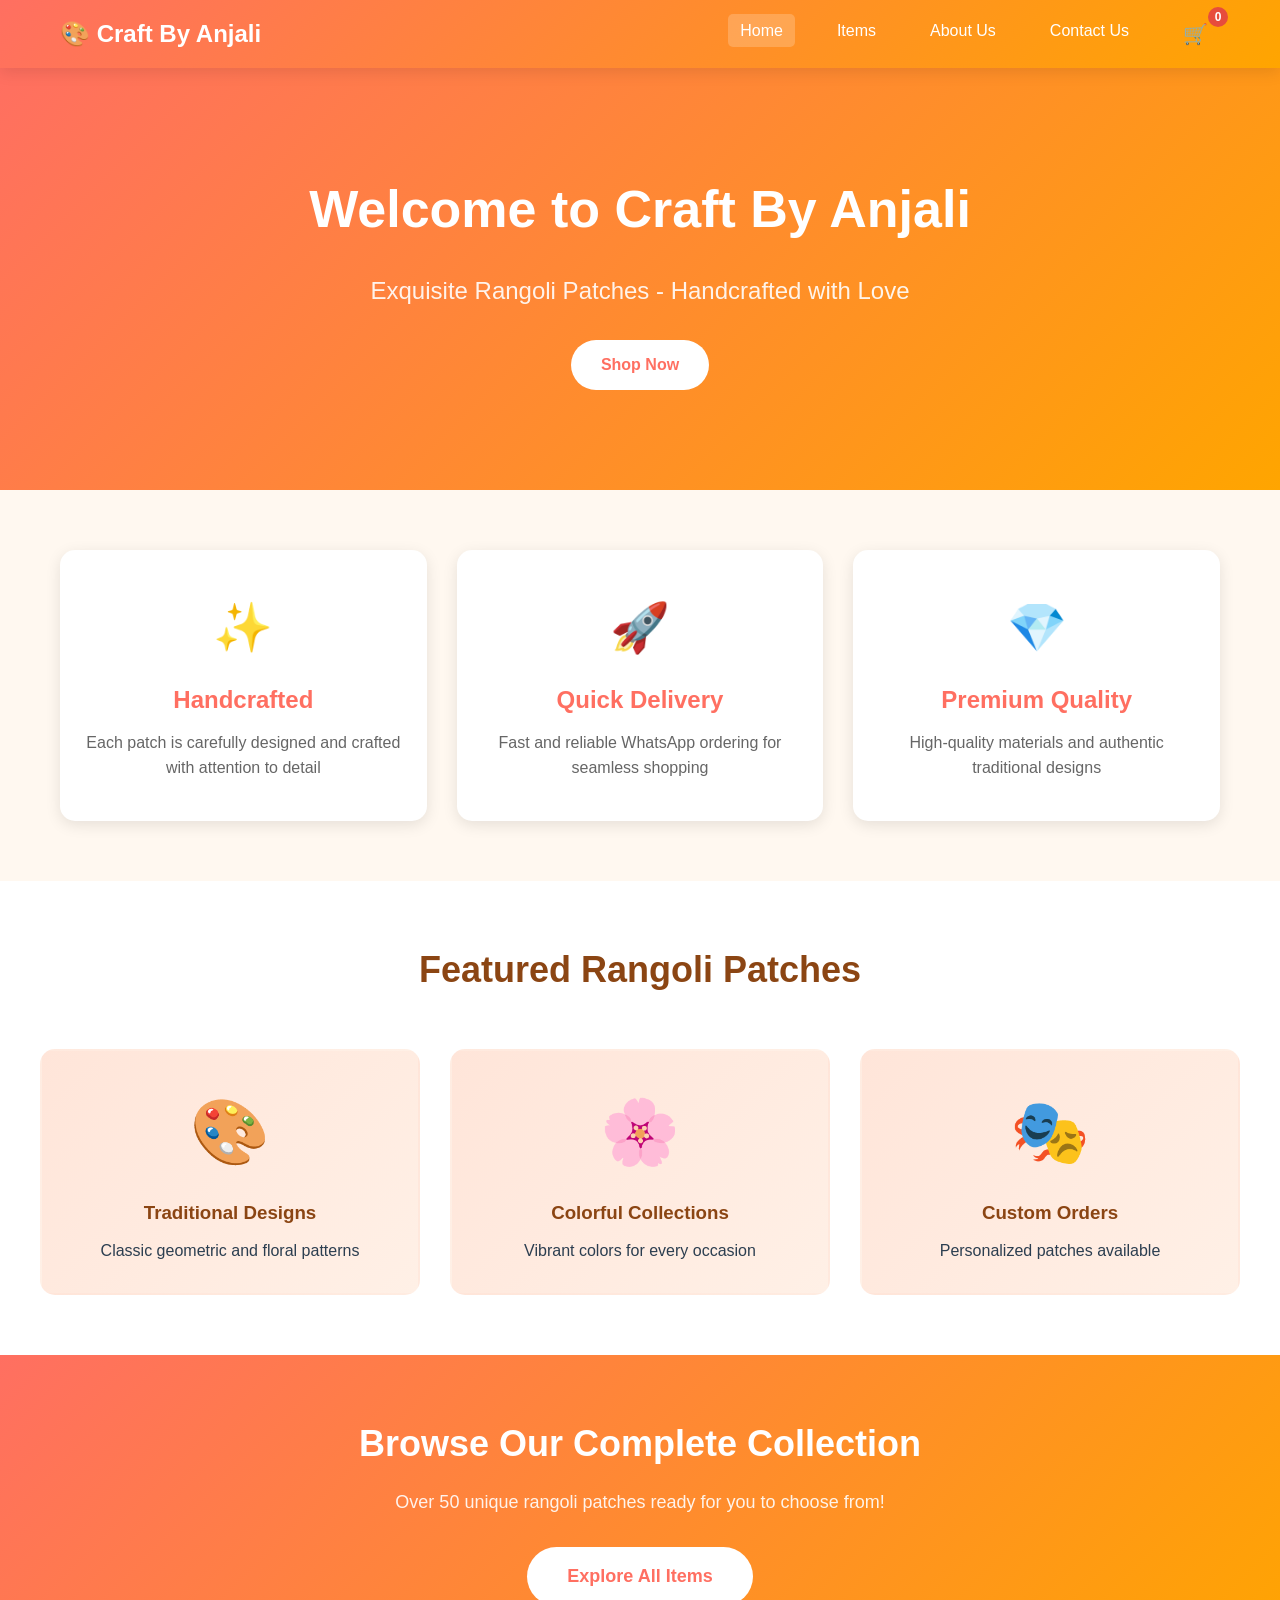
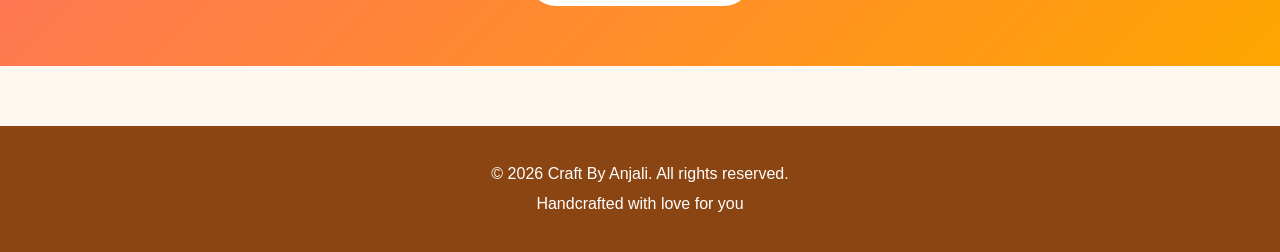
<file: index.html>
<!DOCTYPE html>
<html lang="en">
<head>
    <meta charset="UTF-8">
    <meta name="viewport" content="width=device-width, initial-scale=1.0">
    <title>Craft By Anjali - Rangoli Patches</title>
    <link rel="stylesheet" href="style.css">
</head>
<body>
<nav class="navbar">
    <div class="nav-container">
        <div class="logo">🎨 Craft By Anjali</div>
        <ul class="nav-links">
            <li><a href="index.html" class="active">Home</a></li>
            <li><a href="items.html">Items</a></li>
            <li><a href="about-us.html">About Us</a></li>
            <li><a href="contact-us.html">Contact Us</a></li>
            <li><a href="items.html" class="cart-icon" title="Shopping Cart">🛒 <span id="cart-count" class="cart-count">0</span></a></li>
        </ul>
    </div>
</nav>

<!-- Hero Section -->
<section class="hero">
    <div class="hero-content">
        <h1>Welcome to Craft By Anjali</h1>
        <p>Exquisite Rangoli Patches - Handcrafted with Love</p>
        <a href="items.html" class="cta-button">Shop Now</a>
    </div>
</section>

<!-- Features Section -->
<section class="features">
    <div class="feature-card">
        <div class="feature-icon">✨</div>
        <h3>Handcrafted</h3>
        <p>Each patch is carefully designed and crafted with attention to detail</p>
    </div>
    <div class="feature-card">
        <div class="feature-icon">🚀</div>
        <h3>Quick Delivery</h3>
        <p>Fast and reliable WhatsApp ordering for seamless shopping</p>
    </div>
    <div class="feature-card">
        <div class="feature-icon">💎</div>
        <h3>Premium Quality</h3>
        <p>High-quality materials and authentic traditional designs</p>
    </div>
</section>

<!-- Showcase Section -->
<section class="showcase">
    <h2>Featured Rangoli Patches</h2>
    <div class="showcase-grid">
        <div class="showcase-item">
            <div class="showcase-image">🎨</div>
            <h3>Traditional Designs</h3>
            <p>Classic geometric and floral patterns</p>
        </div>
        <div class="showcase-item">
            <div class="showcase-image">🌸</div>
            <h3>Colorful Collections</h3>
            <p>Vibrant colors for every occasion</p>
        </div>
        <div class="showcase-item">
            <div class="showcase-image">🎭</div>
            <h3>Custom Orders</h3>
            <p>Personalized patches available</p>
        </div>
    </div>
</section>

<!-- Call to Action -->
<section class="cta-section">
    <h2>Browse Our Complete Collection</h2>
    <p>Over 50 unique rangoli patches ready for you to choose from!</p>
    <a href="items.html" class="cta-button large">Explore All Items</a>
</section>

<footer>
    <p>&copy; 2026 Craft By Anjali. All rights reserved.</p>
    <p>Handcrafted with love for you</p>
</footer>

<script src="script.js"></script>
</body>
</html>
</file>
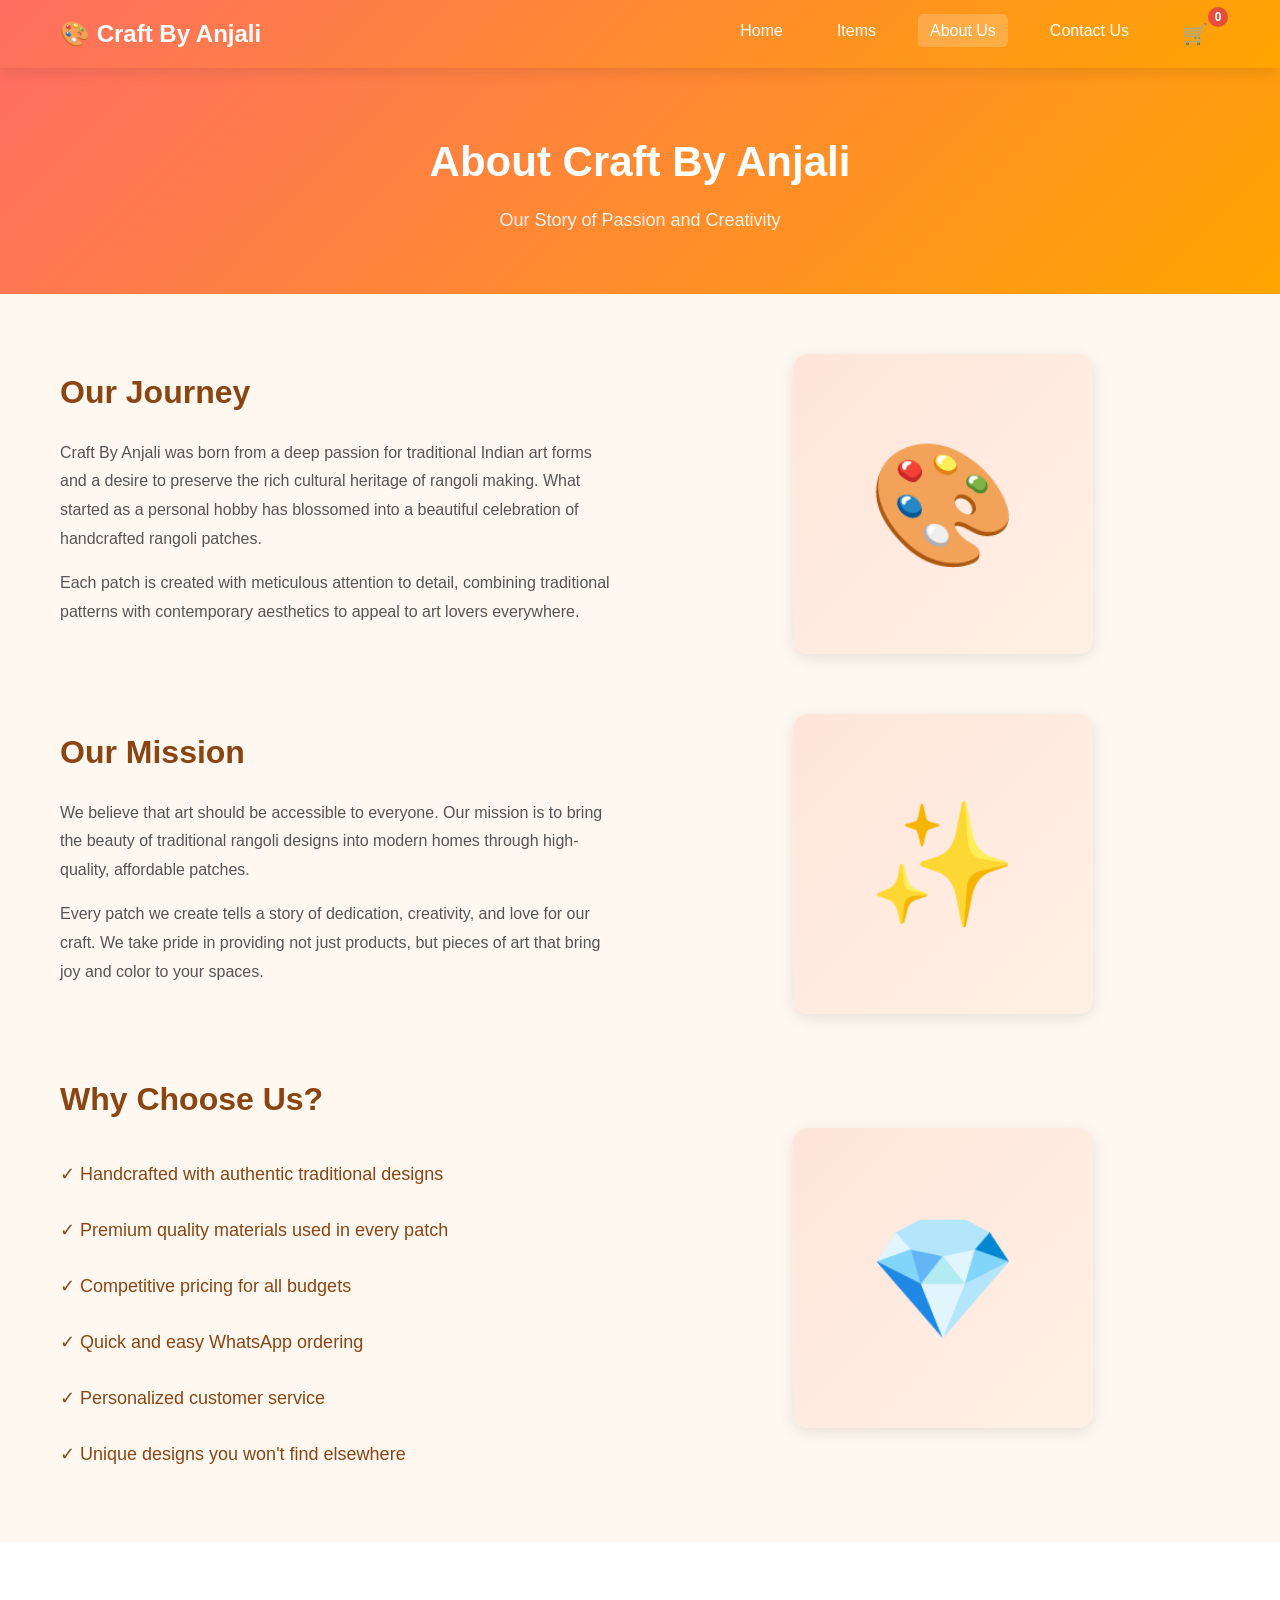
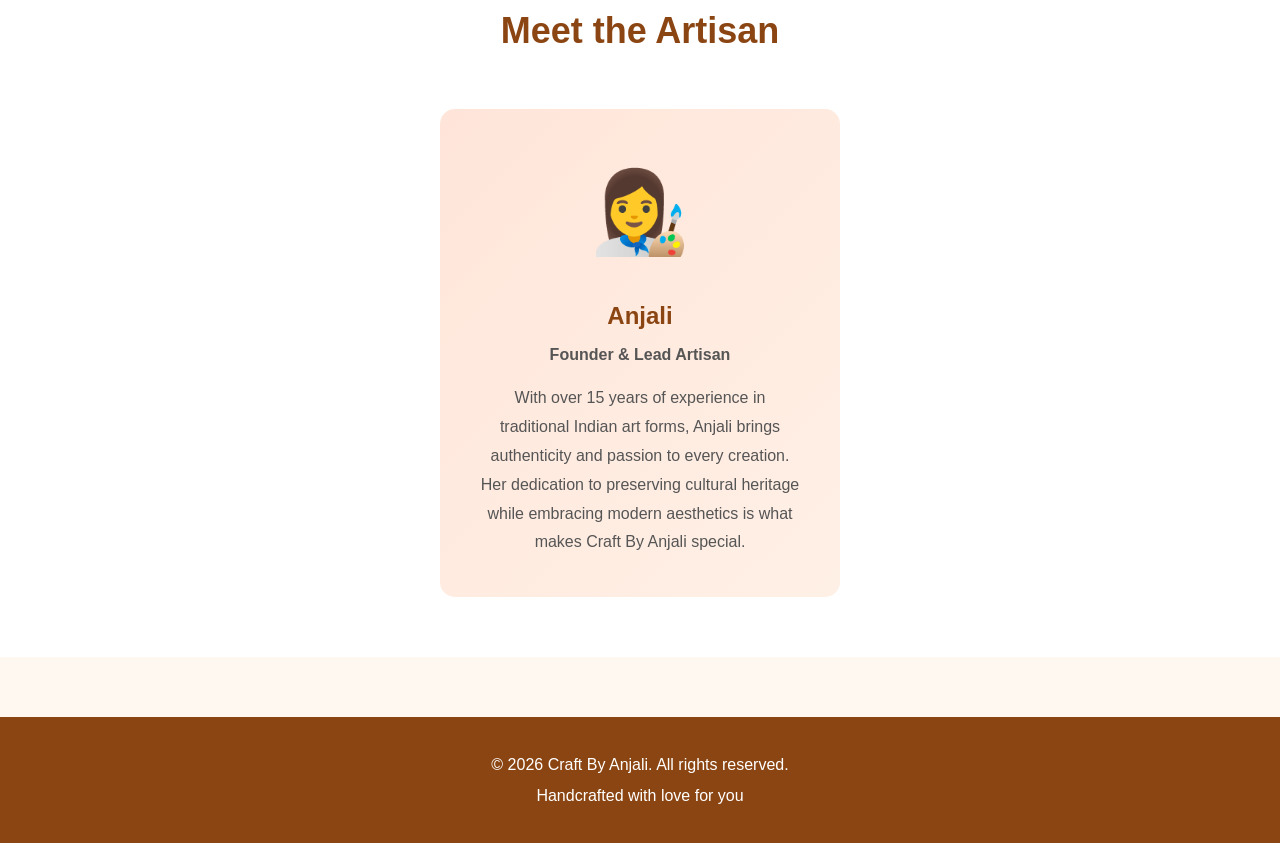
<file: about-us.html>
<!DOCTYPE html>
<html lang="en">
<head>
    <meta charset="UTF-8">
    <meta name="viewport" content="width=device-width, initial-scale=1.0">
    <title>About Us - Craft By Anjali</title>
    <link rel="stylesheet" href="style.css">
</head>
<body>
<nav class="navbar">
    <div class="nav-container">
        <div class="logo">🎨 Craft By Anjali</div>
        <ul class="nav-links">
            <li><a href="index.html">Home</a></li>
            <li><a href="items.html">Items</a></li>
            <li><a href="about-us.html" class="active">About Us</a></li>
            <li><a href="contact-us.html">Contact Us</a></li>
            <li><a href="items.html" class="cart-icon" title="Shopping Cart">🛒 <span id="cart-count" class="cart-count">0</span></a></li>
        </ul>
    </div>
</nav>

<!-- Page Header -->
<section class="page-header">
    <h1>About Craft By Anjali</h1>
    <p>Our Story of Passion and Creativity</p>
</section>

<!-- About Content -->
<section class="about-content">
    <div class="about-section">
        <div class="about-text">
            <h2>Our Journey</h2>
            <p>Craft By Anjali was born from a deep passion for traditional Indian art forms and a desire to preserve the rich cultural heritage of rangoli making. What started as a personal hobby has blossomed into a beautiful celebration of handcrafted rangoli patches.</p>
            <p>Each patch is created with meticulous attention to detail, combining traditional patterns with contemporary aesthetics to appeal to art lovers everywhere.</p>
        </div>
        <div class="about-image">
            <div class="placeholder-image">🎨</div>
        </div>
    </div>

    <div class="about-section reverse">
        <div class="about-image">
            <div class="placeholder-image">✨</div>
        </div>
        <div class="about-text">
            <h2>Our Mission</h2>
            <p>We believe that art should be accessible to everyone. Our mission is to bring the beauty of traditional rangoli designs into modern homes through high-quality, affordable patches.</p>
            <p>Every patch we create tells a story of dedication, creativity, and love for our craft. We take pride in providing not just products, but pieces of art that bring joy and color to your spaces.</p>
        </div>
    </div>

    <div class="about-section">
        <div class="about-text">
            <h2>Why Choose Us?</h2>
            <ul class="benefits-list">
                <li>✓ Handcrafted with authentic traditional designs</li>
                <li>✓ Premium quality materials used in every patch</li>
                <li>✓ Competitive pricing for all budgets</li>
                <li>✓ Quick and easy WhatsApp ordering</li>
                <li>✓ Personalized customer service</li>
                <li>✓ Unique designs you won't find elsewhere</li>
            </ul>
        </div>
        <div class="about-image">
            <div class="placeholder-image">💎</div>
        </div>
    </div>
</section>

<!-- Team Section -->
<section class="team-section">
    <h2>Meet the Artisan</h2>
    <div class="team-card">
        <div class="team-avatar">👩‍🎨</div>
        <h3>Anjali</h3>
        <p class="team-role">Founder & Lead Artisan</p>
        <p>With over 15 years of experience in traditional Indian art forms, Anjali brings authenticity and passion to every creation. Her dedication to preserving cultural heritage while embracing modern aesthetics is what makes Craft By Anjali special.</p>
    </div>
</section>

<footer>
    <p>&copy; 2026 Craft By Anjali. All rights reserved.</p>
    <p>Handcrafted with love for you</p>
</footer>

<script src="script.js"></script>
</body>
</html>
</file>
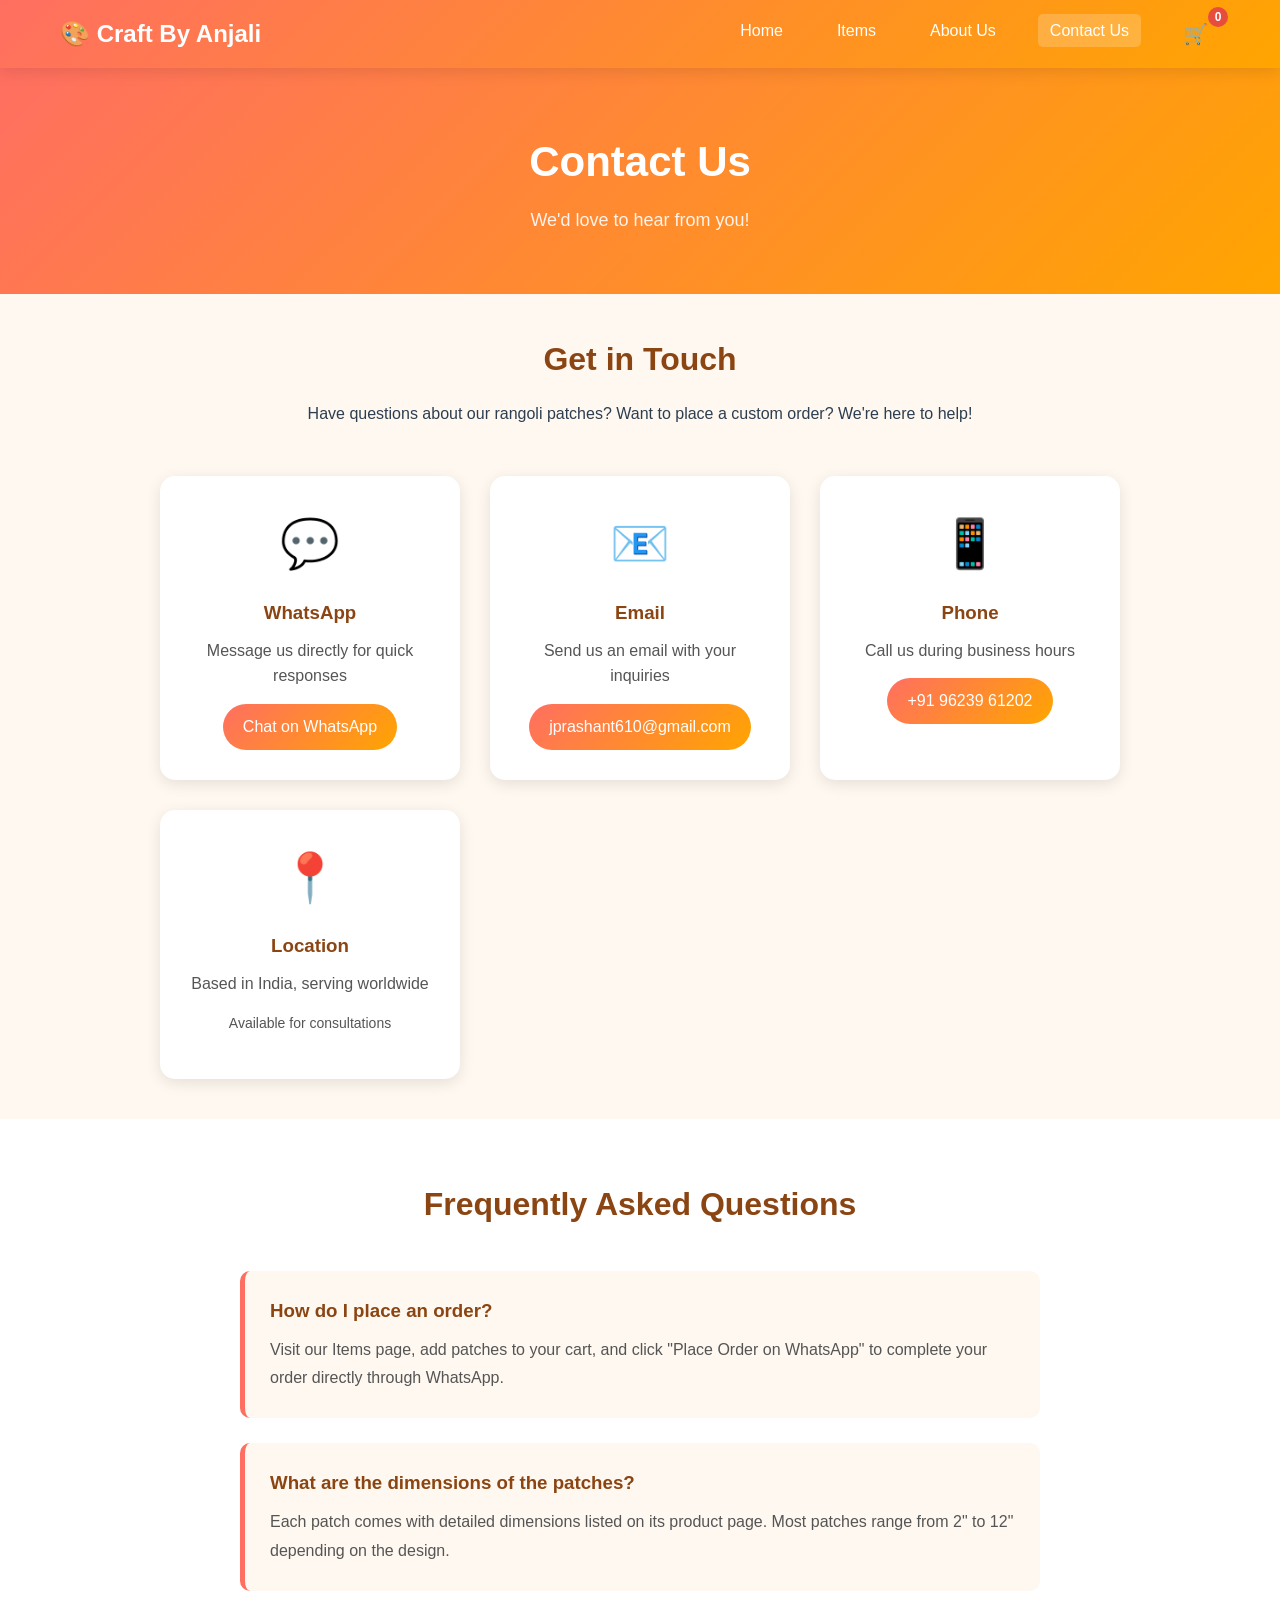
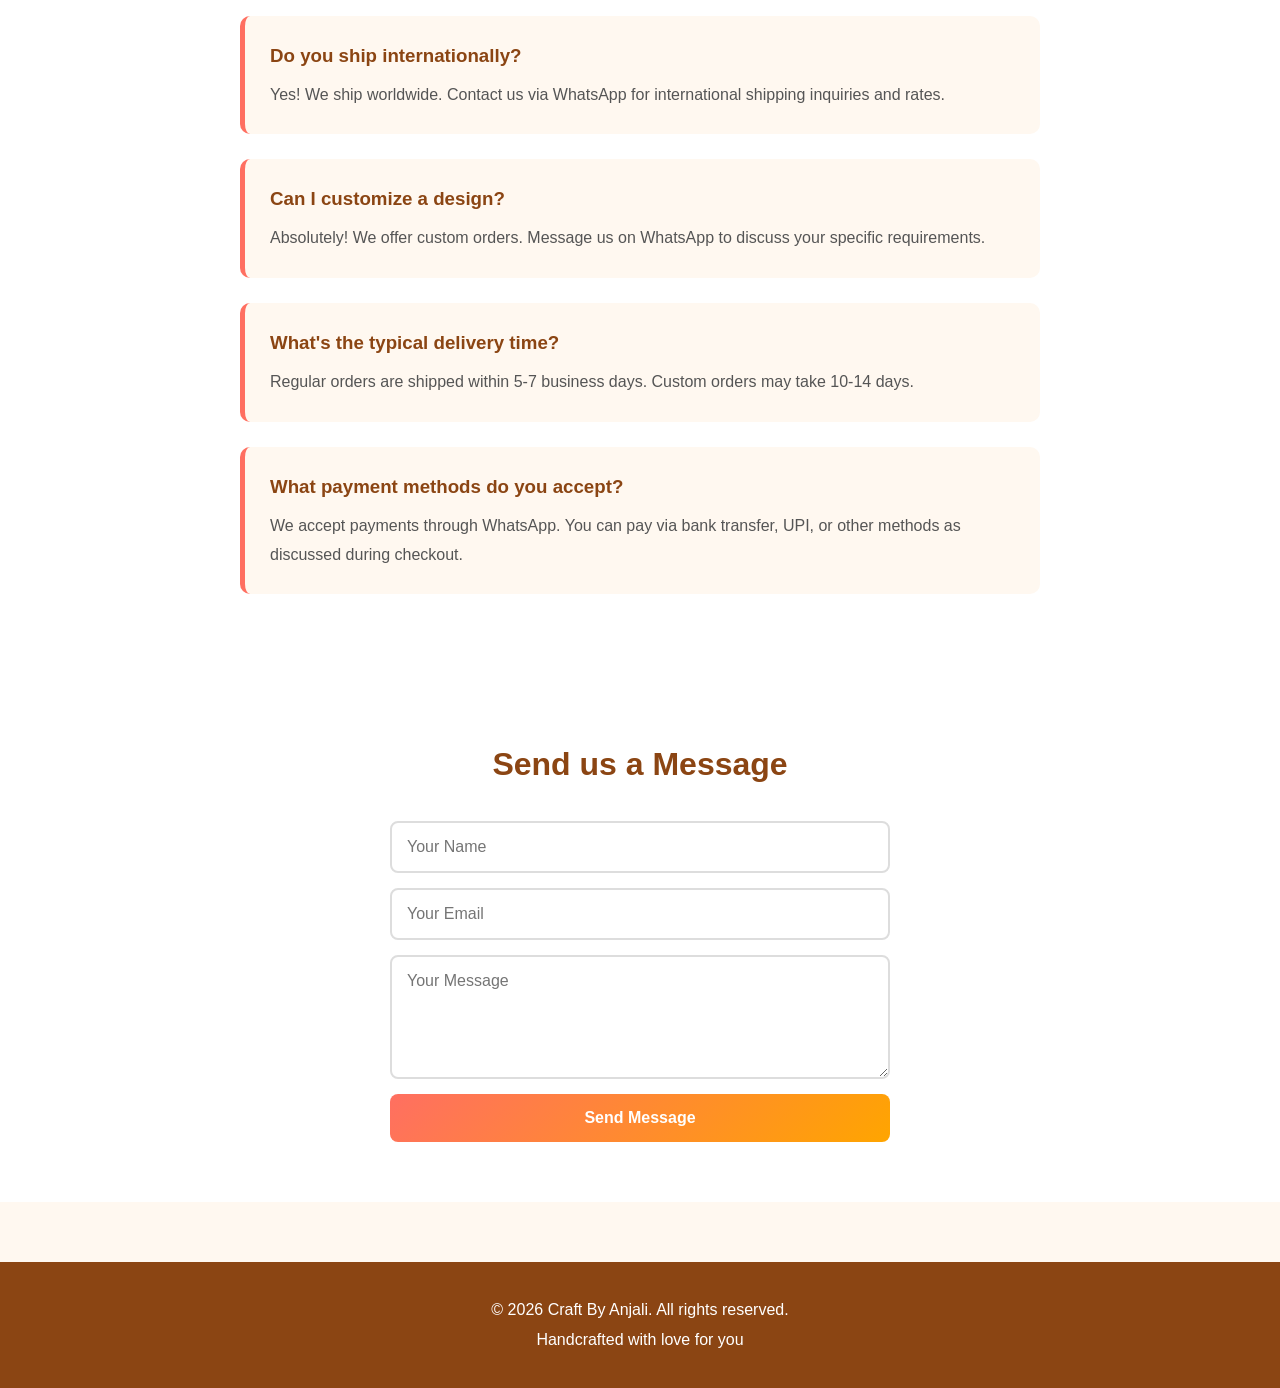
<file: contact-us.html>
<!DOCTYPE html>
<html lang="en">
<head>
    <meta charset="UTF-8">
    <meta name="viewport" content="width=device-width, initial-scale=1.0">
    <title>Contact Us - Craft By Anjali</title>
    <link rel="stylesheet" href="style.css">
</head>
<body>
<nav class="navbar">
    <div class="nav-container">
        <div class="logo">🎨 Craft By Anjali</div>
        <ul class="nav-links">
            <li><a href="index.html">Home</a></li>
            <li><a href="items.html">Items</a></li>
            <li><a href="about-us.html">About Us</a></li>
            <li><a href="contact-us.html" class="active">Contact Us</a></li>
            <li><a href="items.html" class="cart-icon" title="Shopping Cart">🛒 <span id="cart-count" class="cart-count">0</span></a></li>
        </ul>
    </div>
</nav>

<!-- Page Header -->
<section class="page-header">
    <h1>Contact Us</h1>
    <p>We'd love to hear from you!</p>
</section>

<!-- Contact Content -->
<section class="contact-content">
    <div class="contact-section">
        <h2>Get in Touch</h2>
        <p>Have questions about our rangoli patches? Want to place a custom order? We're here to help!</p>
    </div>

    <div class="contact-grid">
        <!-- Contact Methods -->
        <div class="contact-method">
            <div class="method-icon">💬</div>
            <h3>WhatsApp</h3>
            <p>Message us directly for quick responses</p>
            <a href="https://wa.me/919623961202" target="_blank" class="contact-link">Chat on WhatsApp</a>
        </div>

        <div class="contact-method">
            <div class="method-icon">📧</div>
            <h3>Email</h3>
            <p>Send us an email with your inquiries</p>
            <a href="mailto:jprashant610@gmail.com" class="contact-link">jprashant610@gmail.com</a>
        </div>

        <div class="contact-method">
            <div class="method-icon">📱</div>
            <h3>Phone</h3>
            <p>Call us during business hours</p>
            <a href="tel:+919623961202" class="contact-link">+91 96239 61202</a>
        </div>

        <div class="contact-method">
            <div class="method-icon">📍</div>
            <h3>Location</h3>
            <p>Based in India, serving worldwide</p>
            <p class="contact-text">Available for consultations</p>
        </div>
    </div>
</section>

<!-- FAQ Section -->
<section class="faq-section">
    <h2>Frequently Asked Questions</h2>
    
    <div class="faq-item">
        <h3>How do I place an order?</h3>
        <p>Visit our Items page, add patches to your cart, and click "Place Order on WhatsApp" to complete your order directly through WhatsApp.</p>
    </div>

    <div class="faq-item">
        <h3>What are the dimensions of the patches?</h3>
        <p>Each patch comes with detailed dimensions listed on its product page. Most patches range from 2" to 12" depending on the design.</p>
    </div>

    <div class="faq-item">
        <h3>Do you ship internationally?</h3>
        <p>Yes! We ship worldwide. Contact us via WhatsApp for international shipping inquiries and rates.</p>
    </div>

    <div class="faq-item">
        <h3>Can I customize a design?</h3>
        <p>Absolutely! We offer custom orders. Message us on WhatsApp to discuss your specific requirements.</p>
    </div>

    <div class="faq-item">
        <h3>What's the typical delivery time?</h3>
        <p>Regular orders are shipped within 5-7 business days. Custom orders may take 10-14 days.</p>
    </div>

    <div class="faq-item">
        <h3>What payment methods do you accept?</h3>
        <p>We accept payments through WhatsApp. You can pay via bank transfer, UPI, or other methods as discussed during checkout.</p>
    </div>
</section>

<!-- Contact Form Section -->
<section class="contact-form-section">
    <h2>Send us a Message</h2>
    <form class="contact-form" id="contactForm">
        <input type="text" placeholder="Your Name" required>
        <input type="email" placeholder="Your Email" required>
        <textarea placeholder="Your Message" rows="5" required></textarea>
        <button type="submit" class="submit-btn">Send Message</button>
    </form>
</section>

<footer>
    <p>&copy; 2026 Craft By Anjali. All rights reserved.</p>
    <p>Handcrafted with love for you</p>
</footer>

<script src="script.js"></script>
</body>
</html>
</file>
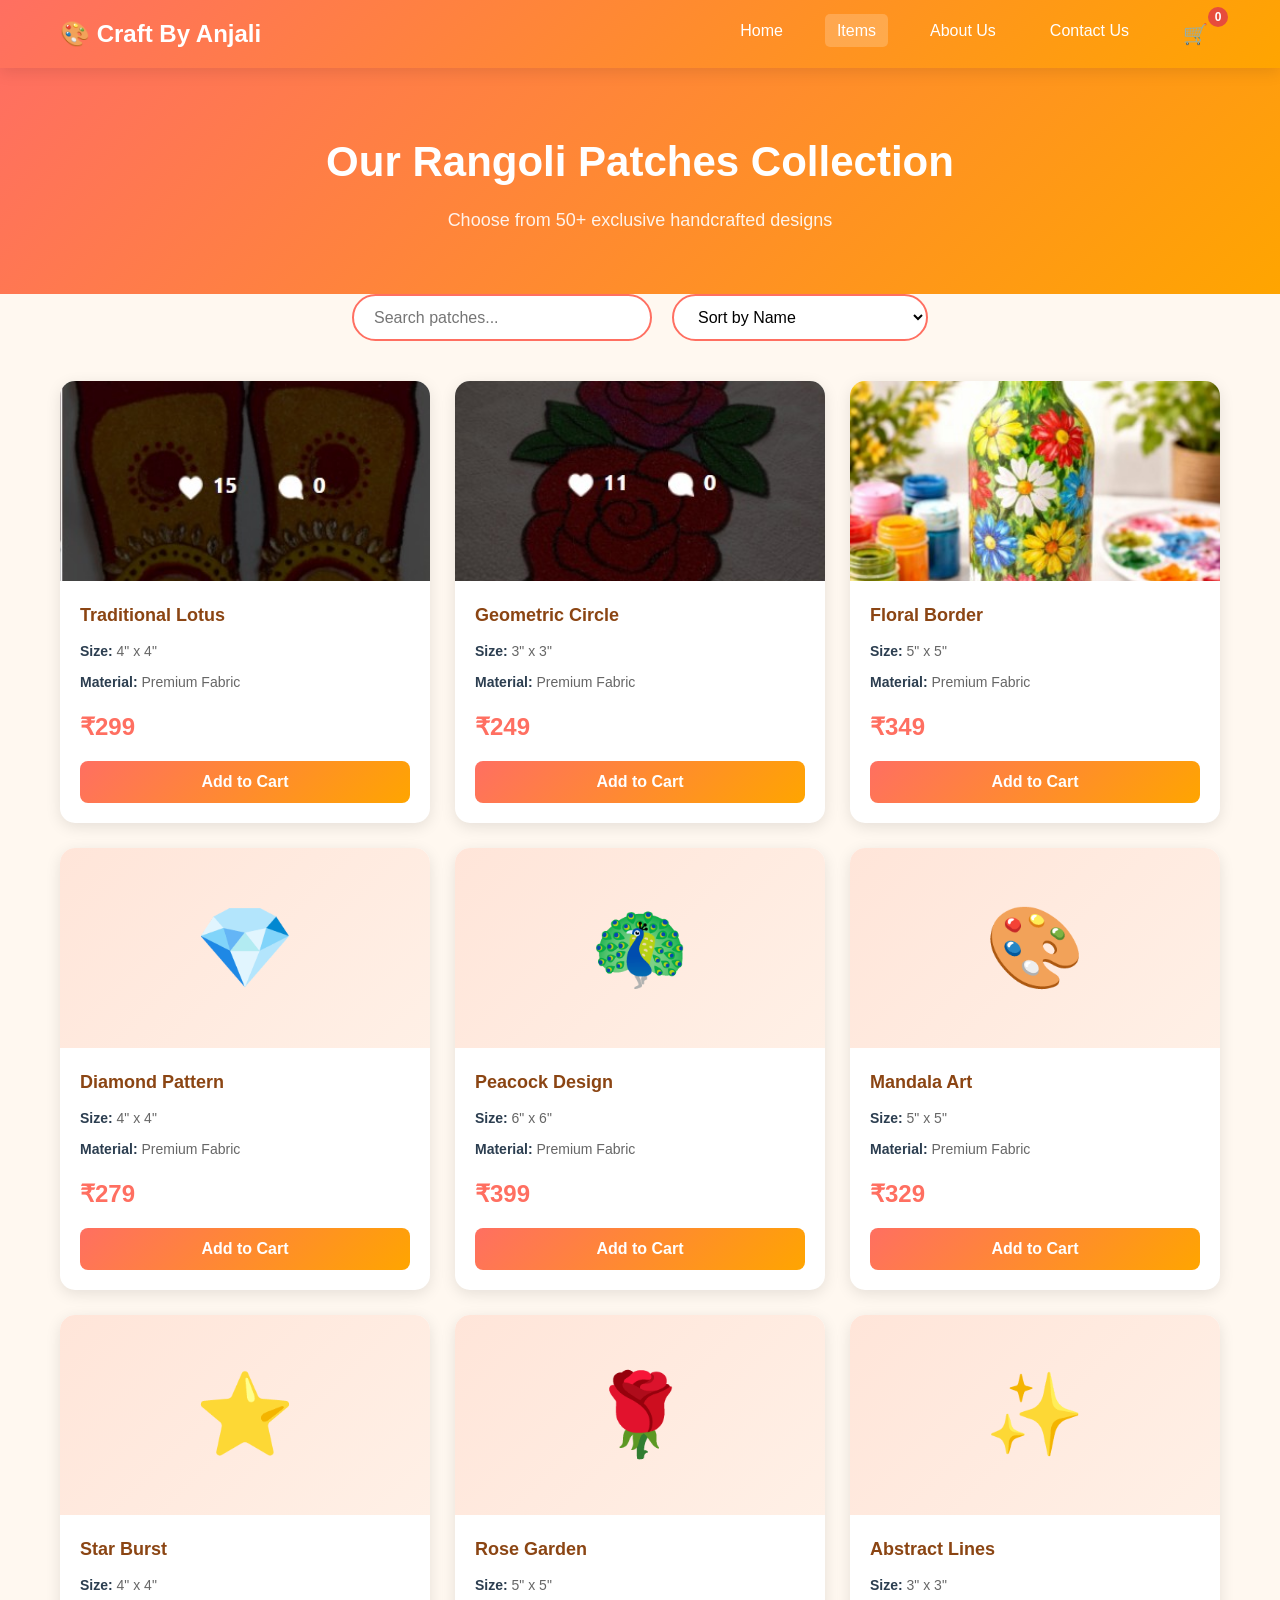
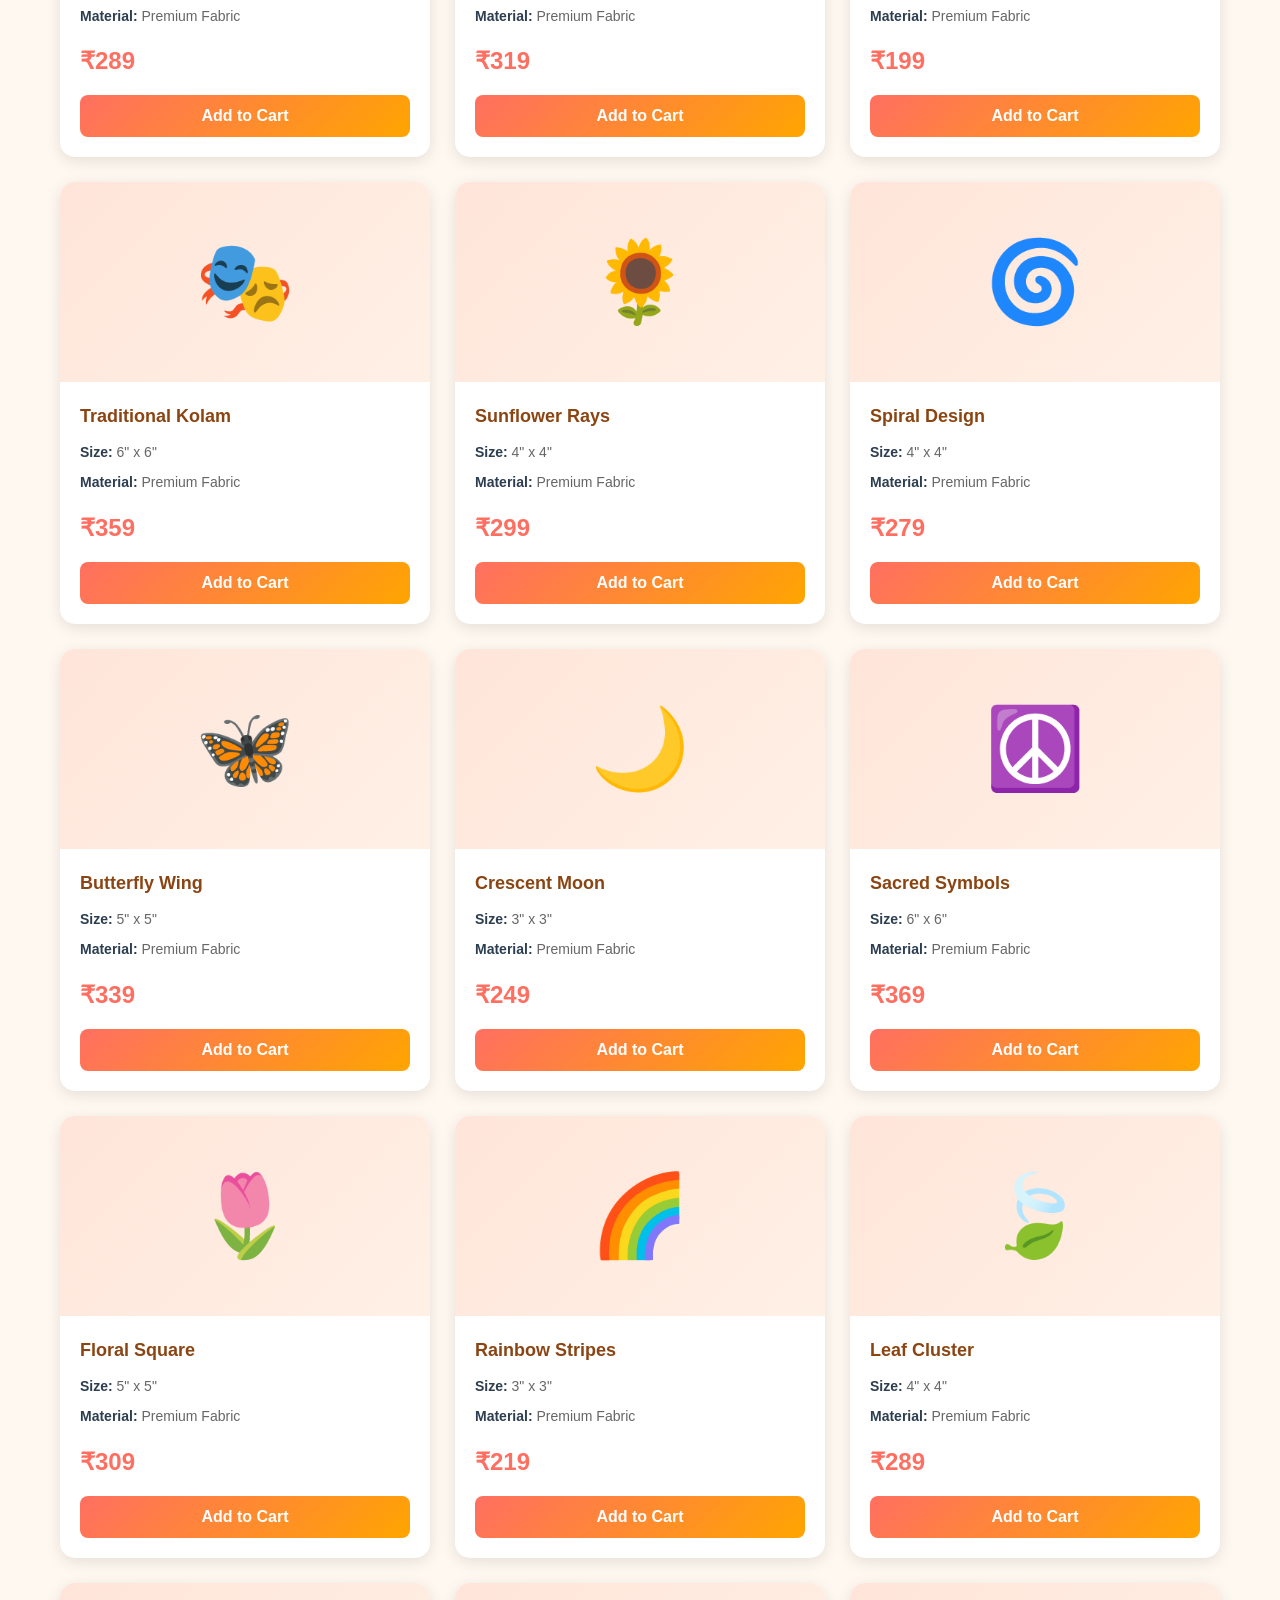
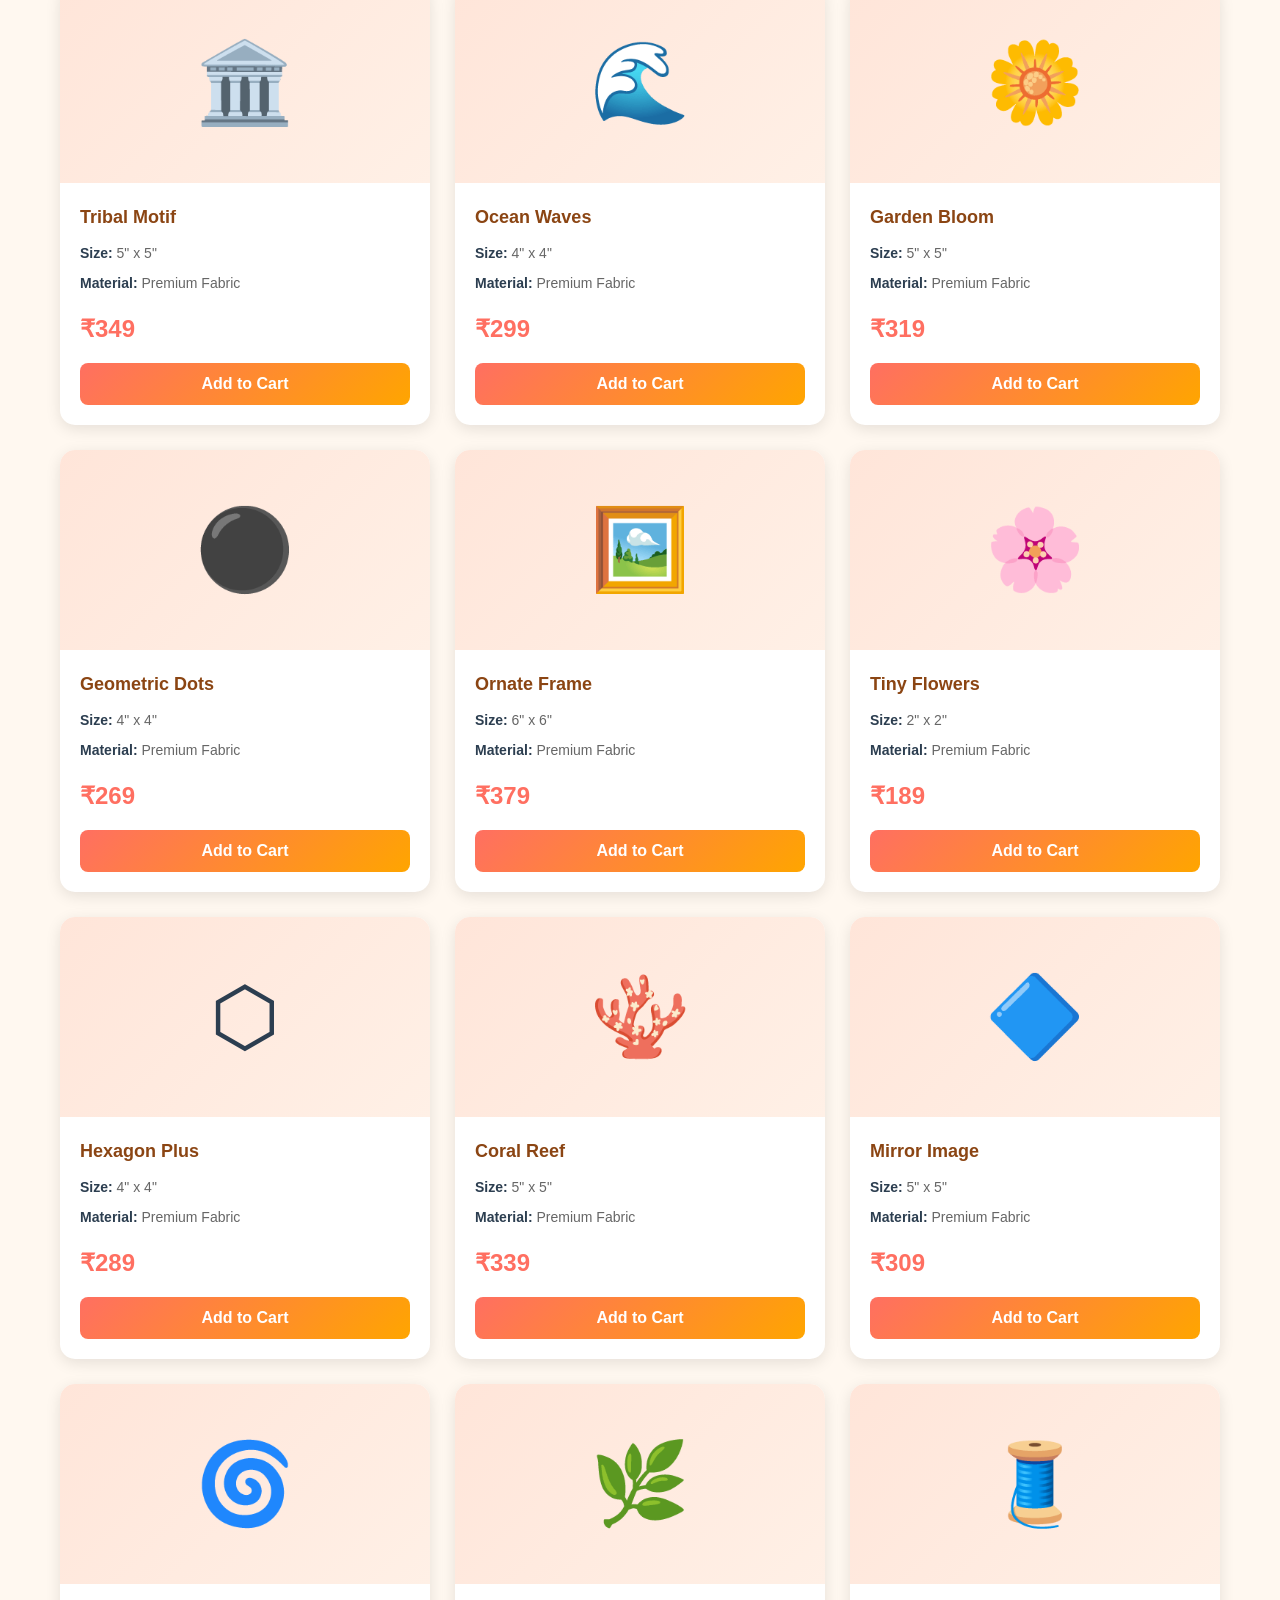
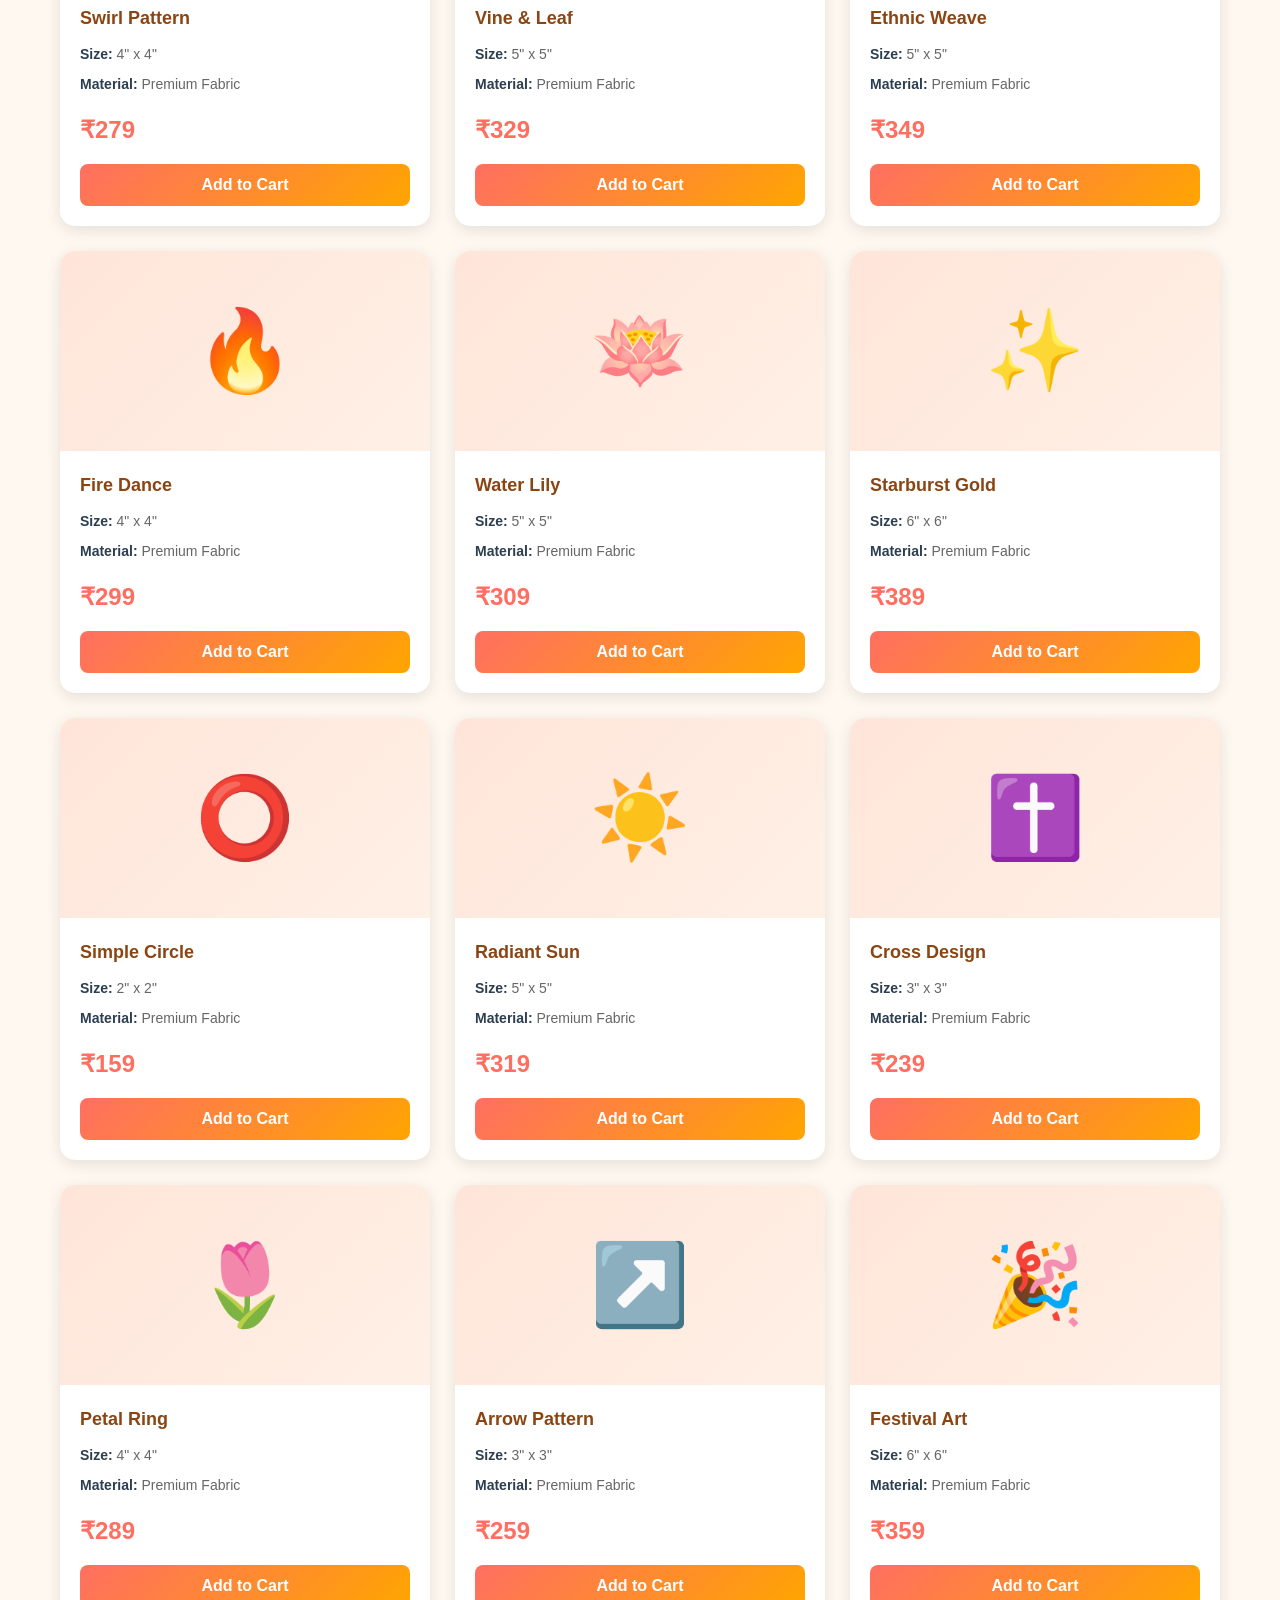
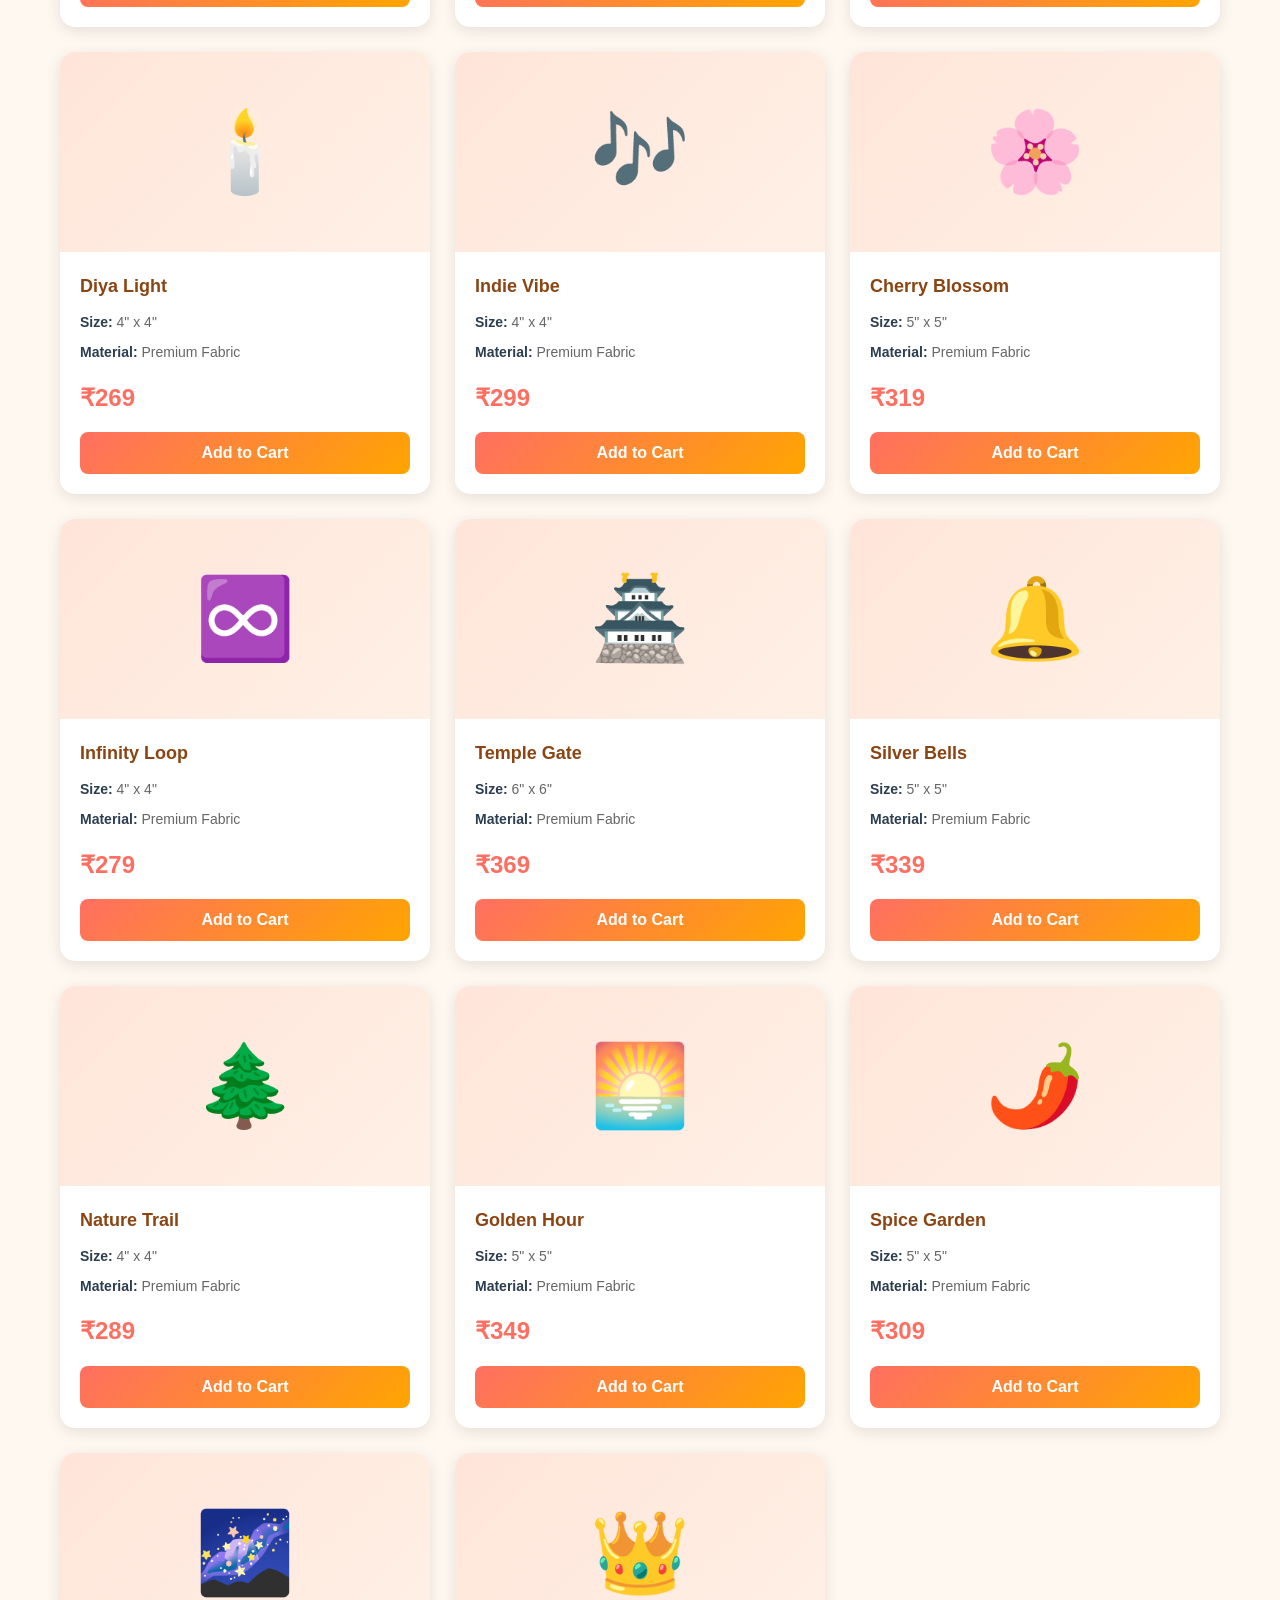
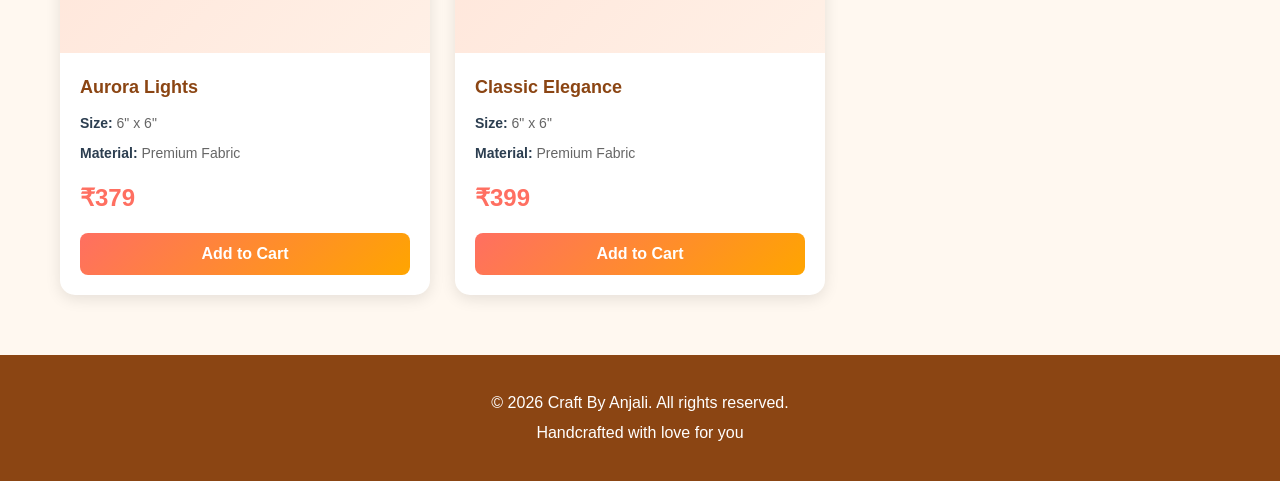
<file: items.html>
<!DOCTYPE html>
<html lang="en">
<head>
    <meta charset="UTF-8">
    <meta name="viewport" content="width=device-width, initial-scale=1.0">
    <title>Shop - Craft By Anjali</title>
    <link rel="stylesheet" href="style.css">
</head>
<body>
<nav class="navbar">
    <div class="nav-container">
        <div class="logo">🎨 Craft By Anjali</div>
        <ul class="nav-links">
            <li><a href="index.html">Home</a></li>
            <li><a href="items.html" class="active">Items</a></li>
            <li><a href="about-us.html">About Us</a></li>
            <li><a href="contact-us.html">Contact Us</a></li>
            <li><a href="items.html" class="cart-icon" title="Shopping Cart">🛒 <span id="cart-count" class="cart-count">0</span></a></li>
        </ul>
    </div>
</nav>

<!-- Items Page Header -->
<section class="page-header">
    <h1>Our Rangoli Patches Collection</h1>
    <p>Choose from 50+ exclusive handcrafted designs</p>
</section>

<!-- Filter and Sort -->
<section class="filters-section">
    <div class="filters-container">
        <input type="text" id="search" class="search-box" placeholder="Search patches...">
        <select id="sortBy" class="filter-select">
            <option value="name">Sort by Name</option>
            <option value="price-low">Sort by Price (Low to High)</option>
            <option value="price-high">Sort by Price (High to Low)</option>
        </select>
    </div>
</section>

<!-- Products Grid -->
<section class="products-container">
    <div id="products-grid" class="products-grid">
        <!-- Products will be loaded here by JavaScript -->
    </div>
</section>

<!-- Cart Summary Modal -->
<div id="cartModal" class="modal">
    <div class="modal-content">
        <span class="close">&times;</span>
        <h2>Shopping Cart</h2>
        <div id="cart-items" class="cart-items">
            <!-- Cart items will be displayed here -->
        </div>
        <div class="cart-summary">
            <div class="summary-row">
                <span>Subtotal:</span>
                <span id="subtotal">₹0</span>
            </div>
            <div class="summary-row total">
                <span>Total:</span>
                <span id="total">₹0</span>
            </div>
        </div>
        <button id="checkout-btn" class="checkout-btn">Place Order on WhatsApp</button>
    </div>
</div>

<footer>
    <p>&copy; 2026 Craft By Anjali. All rights reserved.</p>
    <p>Handcrafted with love for you</p>
</footer>

<script src="script.js"></script>
<script src="items.js"></script>
</body>
</html>
</file>
<file: style.css>
* {
    margin: 0;
    padding: 0;
    box-sizing: border-box;
}

:root {
    --primary-color: #ff6f61;
    --secondary-color: #ffa500;
    --accent-color: #8b4513;
    --light-bg: #fff8f0;
    --dark-text: #2c3e50;
    --shadow: 0 4px 15px rgba(0, 0, 0, 0.1);
}

body {
    font-family: 'Segoe UI', Tahoma, Geneva, Verdana, sans-serif;
    background: var(--light-bg);
    color: var(--dark-text);
    line-height: 1.6;
}

/* Navigation Bar */
.navbar {
    background: linear-gradient(135deg, var(--primary-color), var(--secondary-color));
    padding: 15px 0;
    position: sticky;
    top: 0;
    z-index: 100;
    box-shadow: var(--shadow);
}

.nav-container {
    max-width: 1200px;
    margin: 0 auto;
    display: flex;
    justify-content: space-between;
    align-items: center;
    padding: 0 20px;
}

.logo {
    font-size: 24px;
    font-weight: bold;
    color: white;
    text-decoration: none;
}

.nav-links {
    list-style: none;
    display: flex;
    gap: 30px;
}

.nav-links a {
    color: white;
    text-decoration: none;
    font-weight: 500;
    transition: all 0.3s ease;
    padding: 8px 12px;
    border-radius: 5px;
}

.nav-links a:hover,
.nav-links a.active {
    background: rgba(255, 255, 255, 0.2);
    transform: translateY(-2px);
}

.cart-icon {
    position: relative;
    font-size: 20px;
}

.cart-count {
    position: absolute;
    top: -8px;
    right: -8px;
    background: #e74c3c;
    color: white;
    border-radius: 50%;
    width: 20px;
    height: 20px;
    display: flex;
    align-items: center;
    justify-content: center;
    font-size: 12px;
    font-weight: bold;
}

/* Hero Section */
.hero {
    background: linear-gradient(135deg, var(--primary-color), var(--secondary-color));
    color: white;
    padding: 100px 20px;
    text-align: center;
}

.hero-content h1 {
    font-size: 52px;
    margin-bottom: 20px;
    animation: slideDown 0.8s ease;
}

.hero-content p {
    font-size: 24px;
    margin-bottom: 30px;
    opacity: 0.9;
}

.cta-button {
    display: inline-block;
    background: white;
    color: var(--primary-color);
    padding: 12px 30px;
    border-radius: 50px;
    text-decoration: none;
    font-weight: bold;
    transition: all 0.3s ease;
    cursor: pointer;
    border: none;
    font-size: 16px;
}

.cta-button:hover {
    transform: translateY(-3px);
    box-shadow: 0 8px 20px rgba(0, 0, 0, 0.2);
}

.cta-button.large {
    padding: 15px 40px;
    font-size: 18px;
}

/* Features Section */
.features {
    display: grid;
    grid-template-columns: repeat(auto-fit, minmax(300px, 1fr));
    gap: 30px;
    max-width: 1200px;
    margin: 60px auto;
    padding: 0 20px;
}

.feature-card {
    background: white;
    padding: 40px 20px;
    border-radius: 15px;
    text-align: center;
    box-shadow: var(--shadow);
    transition: all 0.3s ease;
}

.feature-card:hover {
    transform: translateY(-10px);
    box-shadow: 0 8px 25px rgba(0, 0, 0, 0.15);
}

.feature-icon {
    font-size: 48px;
    margin-bottom: 15px;
}

.feature-card h3 {
    font-size: 24px;
    margin-bottom: 10px;
    color: var(--primary-color);
}

.feature-card p {
    color: #666;
}

/* Showcase Section */
.showcase {
    padding: 60px 20px;
    background: white;
}

.showcase h2 {
    text-align: center;
    font-size: 36px;
    margin-bottom: 50px;
    color: var(--accent-color);
}

.showcase-grid {
    display: grid;
    grid-template-columns: repeat(auto-fit, minmax(250px, 1fr));
    gap: 30px;
    max-width: 1200px;
    margin: 0 auto;
}

.showcase-item {
    background: linear-gradient(135deg, #ffe5d9, #fff0e6);
    padding: 30px;
    border-radius: 15px;
    text-align: center;
    transition: all 0.3s ease;
    border: 2px solid transparent;
}

.showcase-item:hover {
    border-color: var(--primary-color);
    transform: scale(1.05);
}

.showcase-image {
    font-size: 64px;
    margin-bottom: 15px;
}

.showcase-item h3 {
    color: var(--accent-color);
    margin-bottom: 10px;
}

/* CTA Section */
.cta-section {
    background: linear-gradient(135deg, var(--primary-color), var(--secondary-color));
    color: white;
    padding: 60px 20px;
    text-align: center;
}

.cta-section h2 {
    font-size: 36px;
    margin-bottom: 15px;
}

.cta-section p {
    font-size: 18px;
    margin-bottom: 30px;
    opacity: 0.9;
}

/* Page Header */
.page-header {
    background: linear-gradient(135deg, var(--primary-color), var(--secondary-color));
    color: white;
    padding: 60px 20px;
    text-align: center;
}

.page-header h1 {
    font-size: 42px;
    margin-bottom: 10px;
}

.page-header p {
    font-size: 18px;
    opacity: 0.9;
}

/* Products Grid */
.products-container {
    max-width: 1200px;
    margin: 40px auto;
    padding: 0 20px;
}

.filters-section {
    margin-bottom: 40px;
    text-align: center;
}

.filters-container {
    display: flex;
    gap: 20px;
    justify-content: center;
    flex-wrap: wrap;
}

.search-box {
    padding: 12px 20px;
    border: 2px solid var(--primary-color);
    border-radius: 50px;
    width: 300px;
    font-size: 16px;
    transition: all 0.3s ease;
}

.search-box:focus {
    outline: none;
    box-shadow: 0 0 10px var(--primary-color);
}

.filter-select {
    padding: 12px 20px;
    border: 2px solid var(--primary-color);
    border-radius: 50px;
    font-size: 16px;
    background: white;
    cursor: pointer;
    transition: all 0.3s ease;
}

.filter-select:hover {
    background: var(--light-bg);
}

.products-grid {
    display: grid;
    grid-template-columns: repeat(auto-fill, minmax(280px, 1fr));
    gap: 25px;
}

.product-card {
    background: white;
    border-radius: 15px;
    overflow: hidden;
    box-shadow: var(--shadow);
    transition: all 0.3s ease;
}

.product-card:hover {
    transform: translateY(-10px);
    box-shadow: 0 10px 30px rgba(0, 0, 0, 0.15);
}

.product-image {
    width: 100%;
    height: 200px;
    background: linear-gradient(135deg, #ffe5d9, #fff0e6);
    display: flex;
    align-items: center;
    justify-content: center;
    font-size: 80px;
    overflow: hidden;
}

.product-image img {
    width: 100%;
    height: 100%;
    object-fit: cover;
}

.product-info {
    padding: 20px;
}

.product-name {
    font-size: 18px;
    font-weight: bold;
    color: var(--accent-color);
    margin-bottom: 10px;
}

.product-details {
    font-size: 14px;
    color: #666;
    margin: 8px 0;
}

.product-details strong {
    color: var(--dark-text);
}

.product-price {
    font-size: 24px;
    color: var(--primary-color);
    font-weight: bold;
    margin: 15px 0;
}

.add-to-cart-btn {
    width: 100%;
    background: linear-gradient(135deg, var(--primary-color), var(--secondary-color));
    color: white;
    border: none;
    padding: 12px;
    border-radius: 8px;
    font-size: 16px;
    font-weight: bold;
    cursor: pointer;
    transition: all 0.3s ease;
}

.add-to-cart-btn:hover {
    transform: scale(1.05);
    box-shadow: 0 5px 15px rgba(255, 111, 97, 0.4);
}

.add-to-cart-btn.added {
    background: #27ae60;
}

/* Modal */
.modal {
    display: none;
    position: fixed;
    z-index: 1000;
    left: 0;
    top: 0;
    width: 100%;
    height: 100%;
    background: rgba(0, 0, 0, 0.6);
    animation: fadeIn 0.3s ease;
}

.modal.show {
    display: flex;
    align-items: center;
    justify-content: center;
}

.modal-content {
    background: white;
    padding: 30px;
    border-radius: 15px;
    max-width: 500px;
    width: 90%;
    max-height: 80vh;
    overflow-y: auto;
    position: relative;
    animation: slideUp 0.3s ease;
}

.close {
    position: absolute;
    right: 20px;
    top: 15px;
    font-size: 28px;
    font-weight: bold;
    color: #aaa;
    cursor: pointer;
    transition: color 0.3s ease;
}

.close:hover {
    color: var(--primary-color);
}

.modal-content h2 {
    color: var(--accent-color);
    margin-bottom: 20px;
}

.cart-items {
    margin-bottom: 20px;
}

.cart-item {
    background: var(--light-bg);
    padding: 15px;
    border-radius: 8px;
    margin-bottom: 12px;
    display: flex;
    justify-content: space-between;
    align-items: center;
}

.cart-item-name {
    font-weight: bold;
    color: var(--accent-color);
}

.cart-item-price {
    color: var(--primary-color);
    font-weight: bold;
}

.remove-item {
    background: #e74c3c;
    color: white;
    border: none;
    padding: 5px 10px;
    border-radius: 5px;
    cursor: pointer;
    transition: all 0.3s ease;
}

.remove-item:hover {
    background: #c0392b;
}

.cart-summary {
    border-top: 2px solid var(--primary-color);
    padding-top: 15px;
    margin-top: 15px;
}

.summary-row {
    display: flex;
    justify-content: space-between;
    margin: 10px 0;
    font-size: 16px;
}

.summary-row.total {
    font-size: 20px;
    font-weight: bold;
    color: var(--primary-color);
}

.checkout-btn {
    width: 100%;
    background: linear-gradient(135deg, #27ae60, #229954);
    color: white;
    border: none;
    padding: 15px;
    border-radius: 8px;
    font-size: 16px;
    font-weight: bold;
    cursor: pointer;
    margin-top: 20px;
    transition: all 0.3s ease;
}

.checkout-btn:hover {
    transform: scale(1.02);
    box-shadow: 0 5px 15px rgba(39, 174, 96, 0.4);
}

.empty-cart {
    text-align: center;
    padding: 40px 20px;
    color: #999;
}

.empty-cart p {
    font-size: 18px;
    margin-bottom: 20px;
}

/* About Us Page */
.about-content {
    max-width: 1200px;
    margin: 40px auto;
    padding: 0 20px;
}

.about-section {
    display: grid;
    grid-template-columns: 1fr 1fr;
    gap: 50px;
    align-items: center;
    margin: 60px 0;
}

.about-section.reverse {
    direction: rtl;
}

.about-section.reverse > * {
    direction: ltr;
}

.about-text h2 {
    color: var(--accent-color);
    font-size: 32px;
    margin-bottom: 20px;
}

.about-text p {
    color: #555;
    margin-bottom: 15px;
    line-height: 1.8;
}

.about-image {
    display: flex;
    justify-content: center;
}

.placeholder-image {
    width: 300px;
    height: 300px;
    background: linear-gradient(135deg, #ffe5d9, #fff0e6);
    border-radius: 15px;
    display: flex;
    align-items: center;
    justify-content: center;
    font-size: 120px;
    box-shadow: var(--shadow);
}

.benefits-list {
    list-style: none;
    font-size: 18px;
    line-height: 2;
    color: #555;
}

.benefits-list li {
    padding: 10px 0;
    color: var(--accent-color);
    font-weight: 500;
}

/* Team Section */
.team-section {
    background: white;
    padding: 60px 20px;
    text-align: center;
}

.team-section h2 {
    color: var(--accent-color);
    font-size: 36px;
    margin-bottom: 50px;
}

.team-card {
    background: linear-gradient(135deg, #ffe5d9, #fff0e6);
    padding: 40px;
    border-radius: 15px;
    max-width: 400px;
    margin: 0 auto;
}

.team-avatar {
    font-size: 80px;
    margin-bottom: 20px;
}

.team-card h3 {
    color: var(--accent-color);
    font-size: 24px;
    margin-bottom: 5px;
}

.team-role {
    color: var(--primary-color);
    font-weight: bold;
    margin-bottom: 15px;
}

.team-card p {
    color: #555;
    line-height: 1.8;
}

/* Contact Us Page */
.contact-content {
    max-width: 1000px;
    margin: 40px auto;
    padding: 0 20px;
}

.contact-section {
    text-align: center;
    margin-bottom: 50px;
}

.contact-section h2 {
    color: var(--accent-color);
    font-size: 32px;
    margin-bottom: 15px;
}

.contact-grid {
    display: grid;
    grid-template-columns: repeat(auto-fit, minmax(250px, 1fr));
    gap: 30px;
    margin: 40px 0;
}

.contact-method {
    background: white;
    padding: 30px;
    border-radius: 15px;
    text-align: center;
    box-shadow: var(--shadow);
    transition: all 0.3s ease;
}

.contact-method:hover {
    transform: translateY(-10px);
}

.method-icon {
    font-size: 48px;
    margin-bottom: 15px;
}

.contact-method h3 {
    color: var(--accent-color);
    margin-bottom: 10px;
}

.contact-method p {
    color: #555;
    margin-bottom: 15px;
}

.contact-link {
    display: inline-block;
    background: linear-gradient(135deg, var(--primary-color), var(--secondary-color));
    color: white;
    padding: 10px 20px;
    border-radius: 25px;
    text-decoration: none;
    transition: all 0.3s ease;
}

.contact-link:hover {
    transform: scale(1.05);
}

.contact-text {
    color: #999;
    font-size: 14px;
}

/* FAQ Section */
.faq-section {
    background: white;
    padding: 60px 20px;
}

.faq-section h2 {
    text-align: center;
    color: var(--accent-color);
    font-size: 32px;
    margin-bottom: 40px;
}

.faq-item {
    max-width: 800px;
    margin: 0 auto 25px;
    background: var(--light-bg);
    padding: 25px;
    border-radius: 10px;
    border-left: 5px solid var(--primary-color);
}

.faq-item h3 {
    color: var(--accent-color);
    margin-bottom: 10px;
}

.faq-item p {
    color: #555;
    line-height: 1.8;
}

/* Contact Form */
.contact-form-section {
    background: white;
    padding: 60px 20px;
    text-align: center;
}

.contact-form-section h2 {
    color: var(--accent-color);
    font-size: 32px;
    margin-bottom: 30px;
}

.contact-form {
    max-width: 500px;
    margin: 0 auto;
    display: flex;
    flex-direction: column;
    gap: 15px;
}

.contact-form input,
.contact-form textarea {
    padding: 15px;
    border: 2px solid #ddd;
    border-radius: 8px;
    font-size: 16px;
    font-family: inherit;
    transition: all 0.3s ease;
}

.contact-form input:focus,
.contact-form textarea:focus {
    outline: none;
    border-color: var(--primary-color);
    box-shadow: 0 0 10px rgba(255, 111, 97, 0.2);
}

.submit-btn {
    background: linear-gradient(135deg, var(--primary-color), var(--secondary-color));
    color: white;
    padding: 15px;
    border: none;
    border-radius: 8px;
    font-size: 16px;
    font-weight: bold;
    cursor: pointer;
    transition: all 0.3s ease;
}

.submit-btn:hover {
    transform: scale(1.02);
    box-shadow: 0 5px 15px rgba(255, 111, 97, 0.4);
}

/* Footer */
footer {
    background: var(--accent-color);
    color: white;
    text-align: center;
    padding: 30px 20px;
    margin-top: 60px;
}

footer p {
    margin: 5px 0;
}

/* Animations */
@keyframes slideDown {
    from {
        opacity: 0;
        transform: translateY(-30px);
    }
    to {
        opacity: 1;
        transform: translateY(0);
    }
}

@keyframes slideUp {
    from {
        opacity: 0;
        transform: translateY(30px);
    }
    to {
        opacity: 1;
        transform: translateY(0);
    }
}

@keyframes fadeIn {
    from {
        opacity: 0;
    }
    to {
        opacity: 1;
    }
}

/* Responsive Design */
@media (max-width: 768px) {
    .nav-links {
        gap: 15px;
        font-size: 14px;
    }

    .hero-content h1 {
        font-size: 32px;
    }

    .hero-content p {
        font-size: 18px;
    }

    .about-section,
    .about-section.reverse {
        grid-template-columns: 1fr;
        gap: 30px;
    }

    .about-section.reverse {
        direction: ltr;
    }

    .search-box {
        width: 100%;
    }

    .products-grid {
        grid-template-columns: repeat(auto-fill, minmax(200px, 1fr));
        gap: 15px;
    }

    .filters-container {
        flex-direction: column;
        align-items: center;
    }

    .page-header h1 {
        font-size: 28px;
    }

    .contact-grid {
        grid-template-columns: 1fr;
    }

    .cart-item {
        flex-direction: column;
        align-items: flex-start;
        gap: 10px;
    }
}

@media (max-width: 480px) {
    .nav-links {
        gap: 10px;
        font-size: 12px;
    }

    .logo {
        font-size: 16px;
    }

    .products-grid {
        grid-template-columns: 1fr;
    }

    .modal-content {
        width: 95%;
        padding: 20px;
    }

    .placeholder-image {
        width: 200px;
        height: 200px;
        font-size: 80px;
    }
}
    position: absolute;
    top: 20px;
    right: 40px;
    color: white;
    font-size: 30px;
    cursor: pointer;
}
</file>
